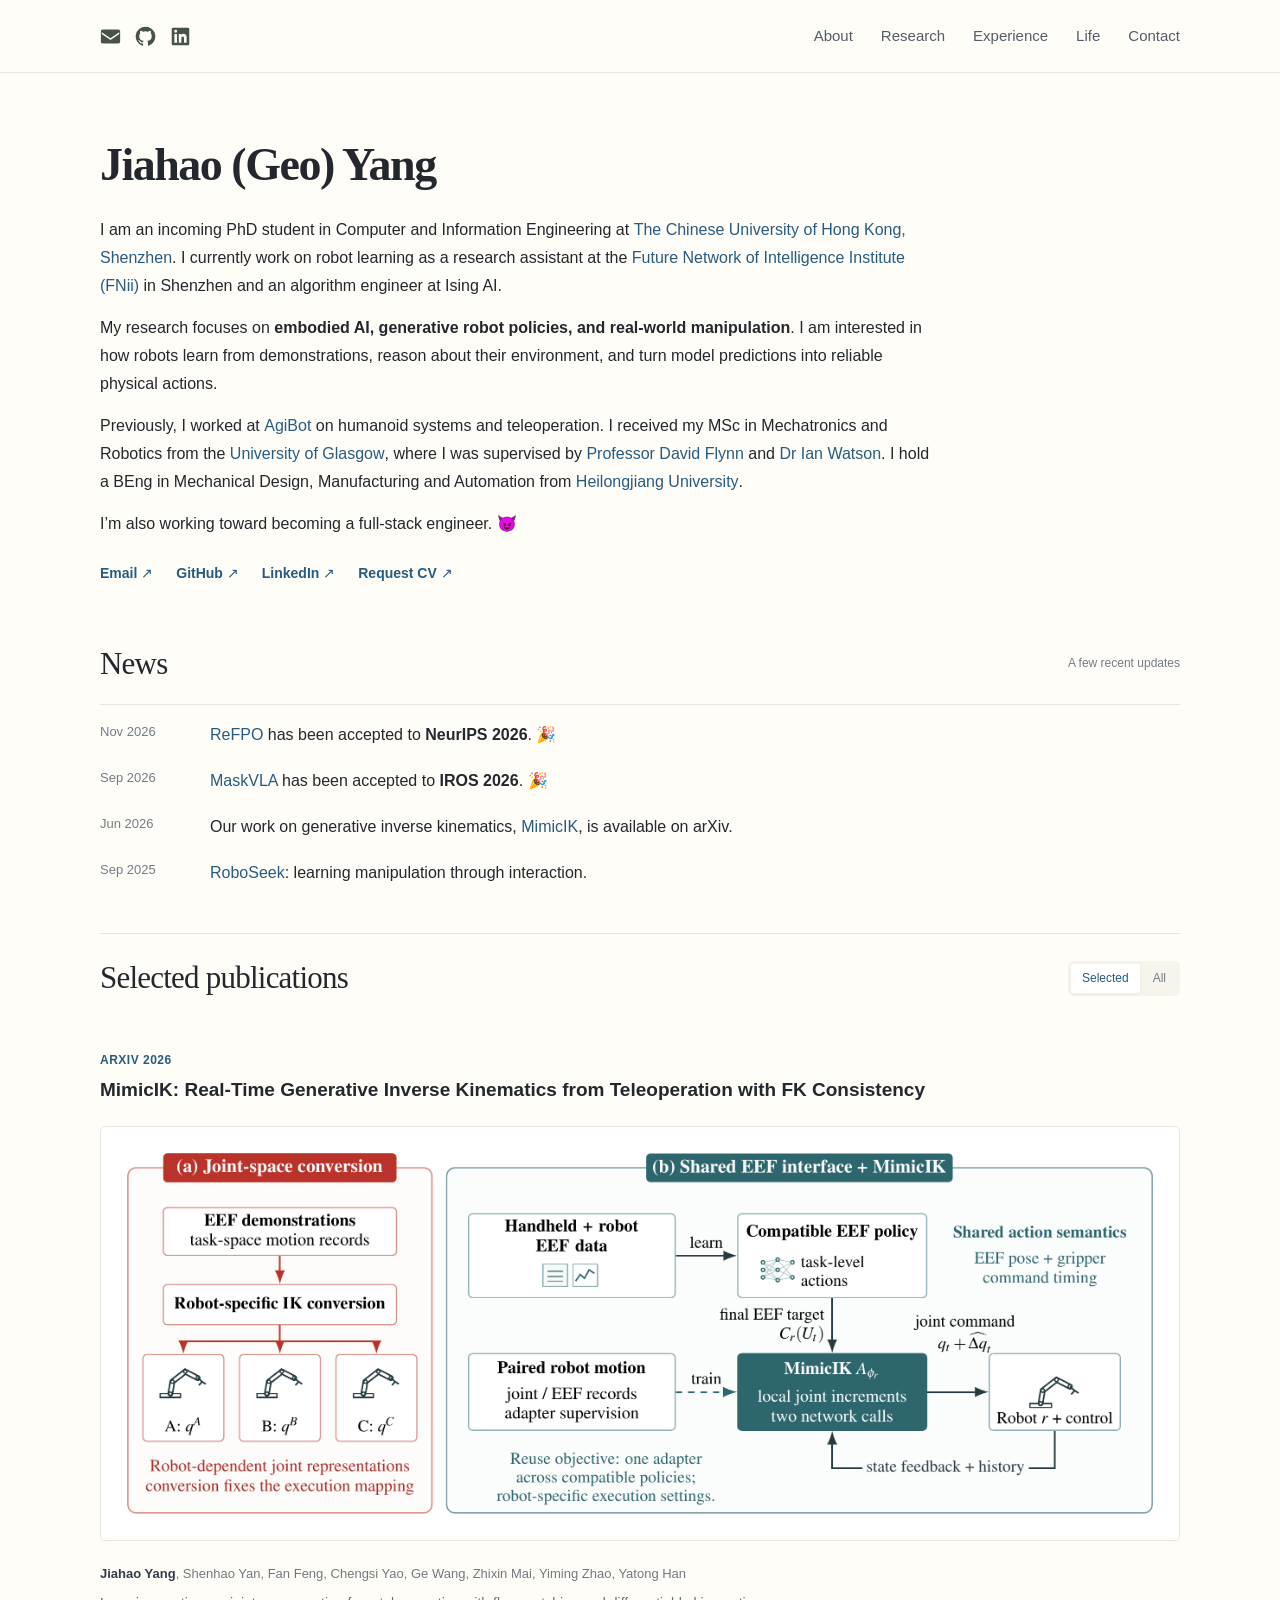
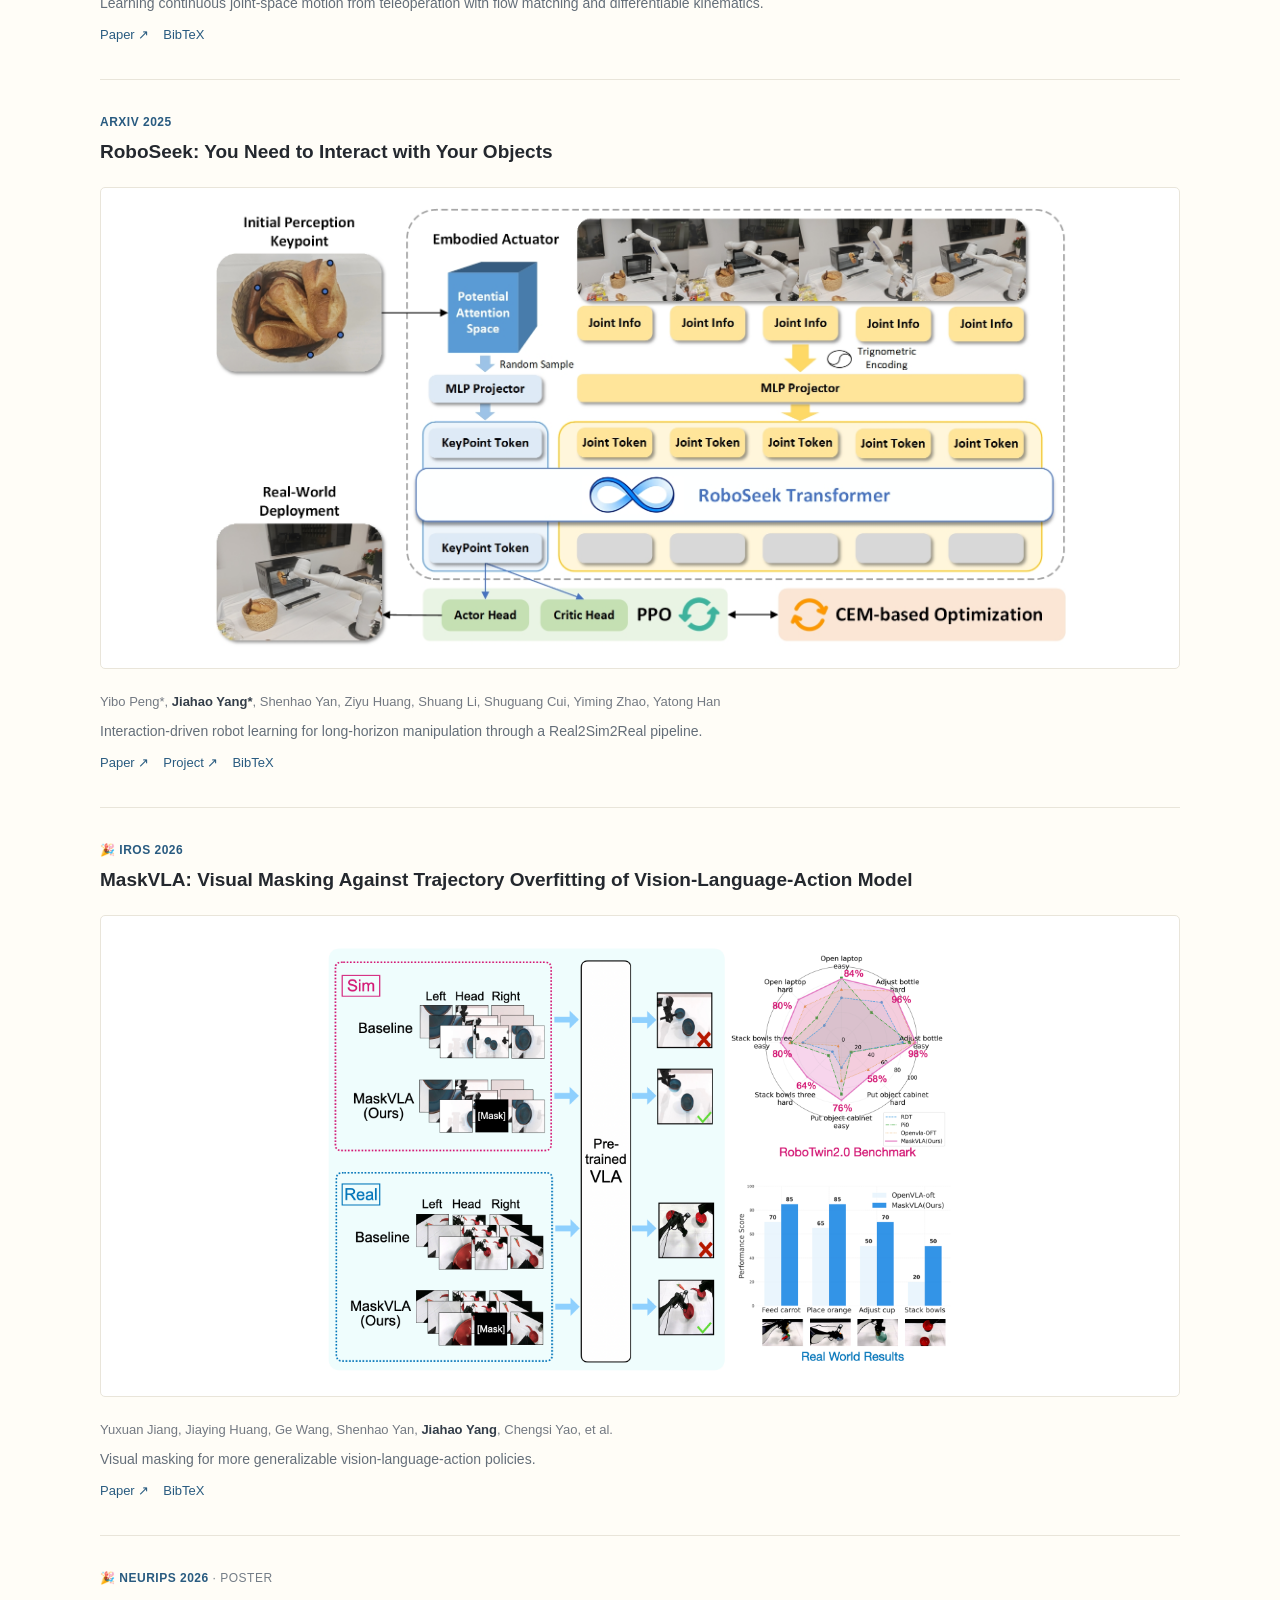
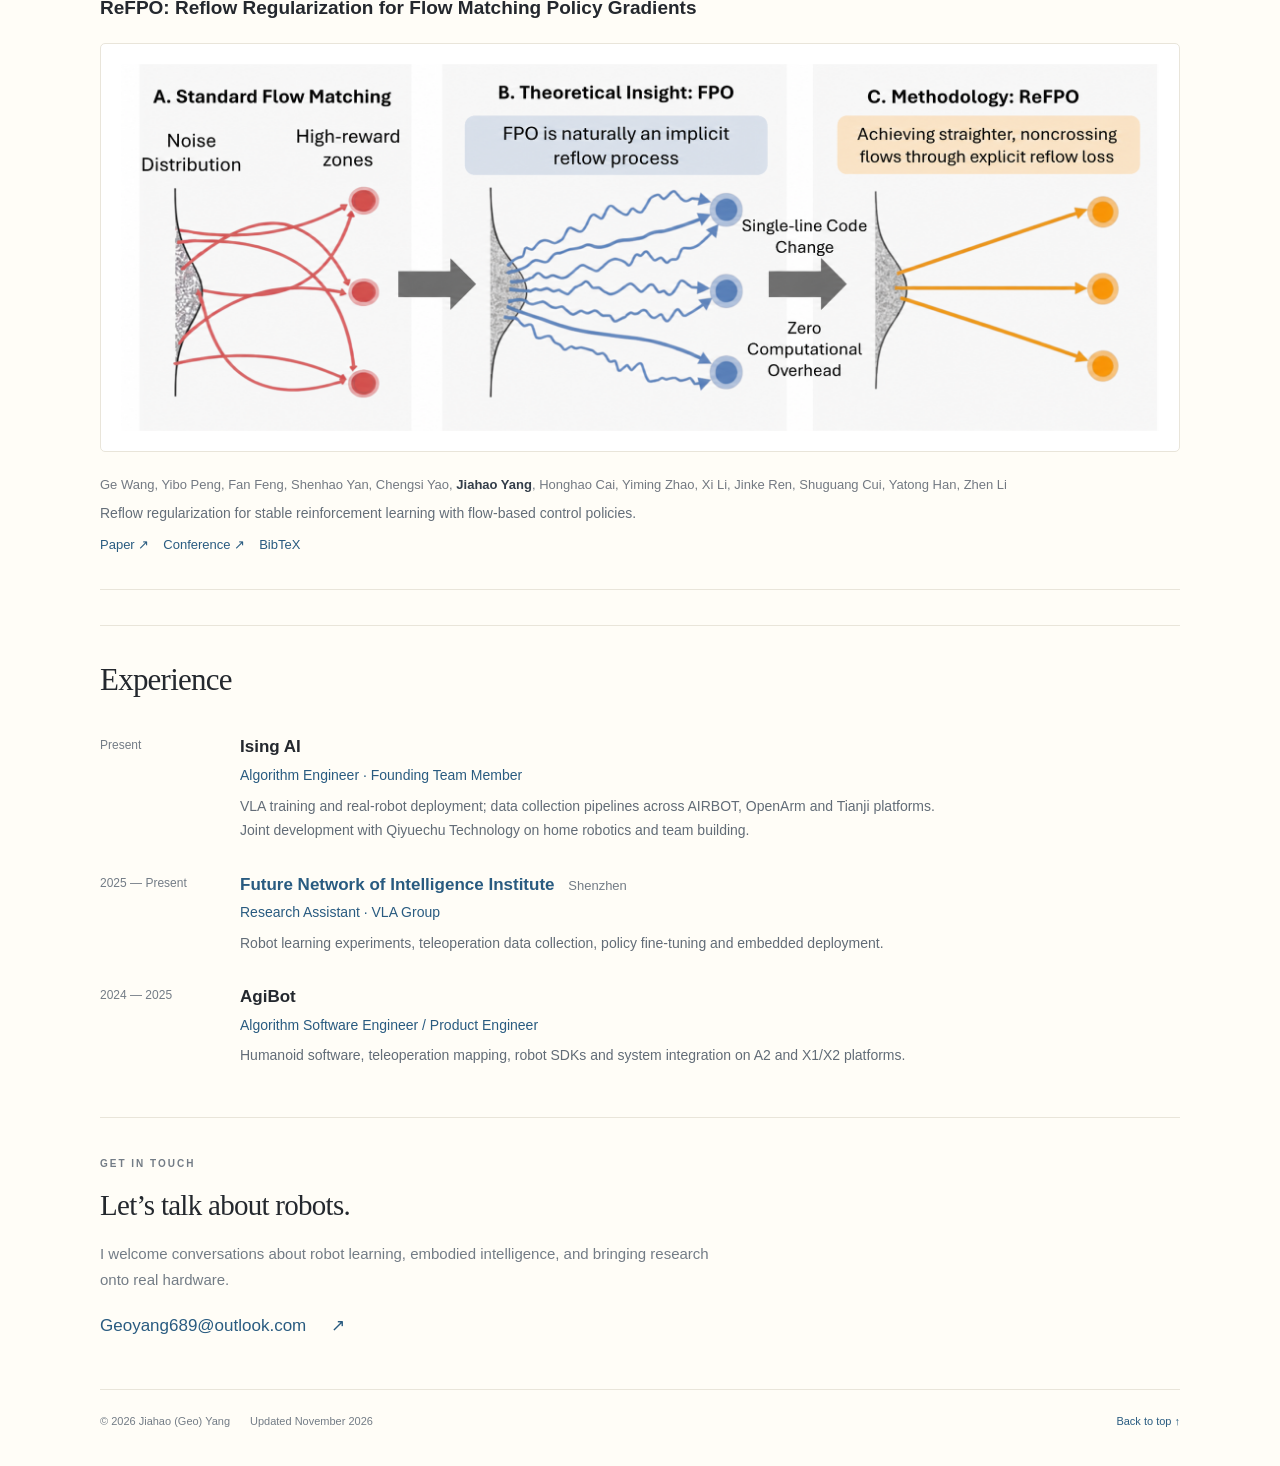
<file: index.html>
<!doctype html>
<html lang="en"><head><meta charset="utf-8"><meta name="viewport" content="width=device-width, initial-scale=1"><meta name="description" content="Jiahao (Geo) Yang — robot learning, embodied AI, and real-world manipulation. Research, publications and engineering experience."><meta name="theme-color" content="#ffffff"><meta property="og:title" content="Jiahao (Geo) Yang | Robot Learning & Embodied AI"><meta property="og:description" content="Research and engineering at the intersection of robot learning, embodied AI and real-world manipulation."><meta property="og:type" content="website"><meta property="og:url" content="https://redamancy918.github.io/"><title>Jiahao (Geo) Yang | Robot Learning & Embodied AI</title><link rel="icon" href="assets/favicon.svg?v=riverbank" type="image/svg+xml"><link rel="stylesheet" href="style.css"><script src="site.js" defer></script></head>
<body data-style="classic"><a class="skip-link" href="#about">Skip to content</a>
<header class="topbar"><div class="topbar-inner"><div class="social-icons" aria-label="Social links"><a href="mailto:Geoyang689@outlook.com" aria-label="Email" title="Email"><svg viewBox="0 0 24 24" aria-hidden="true"><path d="M3 4h18a2 2 0 0 1 2 2v12a2 2 0 0 1-2 2H3a2 2 0 0 1-2-2V6a2 2 0 0 1 2-2zm9 10L2 7v2l10 7 10-7V7z"/></svg></a><a href="https://github.com/RedAmancy918" target="_blank" rel="noopener noreferrer" aria-label="GitHub" title="GitHub"><svg viewBox="0 0 24 24" aria-hidden="true"><path d="M12 .8a11.2 11.2 0 0 0-3.54 21.83c.56.1.77-.24.77-.54v-2.09c-3.13.68-3.79-1.33-3.79-1.33-.51-1.3-1.25-1.65-1.25-1.65-1.02-.7.08-.69.08-.69 1.13.08 1.73 1.16 1.73 1.16 1 1.72 2.63 1.22 3.27.93.1-.73.4-1.22.71-1.5-2.5-.28-5.12-1.25-5.12-5.57 0-1.23.44-2.24 1.16-3.03-.12-.28-.5-1.43.11-2.99 0 0 .95-.3 3.08 1.16a10.7 10.7 0 0 1 5.6 0c2.14-1.45 3.08-1.16 3.08-1.16.61 1.56.23 2.71.11 2.99.73.79 1.16 1.8 1.16 3.03 0 4.33-2.62 5.28-5.13 5.56.4.35.76 1.03.76 2.08v3.1c0 .3.2.65.77.54A11.2 11.2 0 0 0 12 .8z"/></svg></a><a href="https://www.linkedin.com/in/jiahao-yang-7270361b2/" target="_blank" rel="noopener noreferrer" aria-label="LinkedIn" title="LinkedIn"><svg viewBox="0 0 24 24" aria-hidden="true"><path d="M20.45 2H3.55A1.55 1.55 0 0 0 2 3.55v16.9A1.55 1.55 0 0 0 3.55 22h16.9A1.55 1.55 0 0 0 22 20.45V3.55A1.55 1.55 0 0 0 20.45 2zM8 19H5V9h3zM6.5 7.7A1.7 1.7 0 1 1 6.5 4.3a1.7 1.7 0 0 1 0 3.4zM19 19h-3v-5.1c0-1.5-.6-2-1.4-2-1.1 0-1.6.8-1.6 2V19h-3V9h2.9v1.4c.5-.9 1.4-1.6 2.8-1.6 2.2 0 3.3 1.4 3.3 4.1z"/></svg></a></div><nav aria-label="Main navigation"><a href="#about" data-i18n="about">About</a><a href="#publications" data-i18n="research">Research</a><a href="#experience" data-i18n="experience">Experience</a><a href="life.html" data-i18n="life">Life</a><a href="#contact" data-i18n="contact">Contact</a></nav></div></header>
<div class="site-layout"><aside class="identity"><img class="portrait" src="assets/portrait.svg" data-portrait alt=""><h2>Jiahao (Geo) Yang</h2><p class="identity-role" data-i18n="role">Robot learning & embodied AI</p><div class="identity-links"><a href="mailto:Geoyang689@outlook.com">Email ↗</a><a href="https://github.com/RedAmancy918" target="_blank" rel="noopener noreferrer">GitHub ↗</a></div><p class="identity-location">Shenzhen, China</p></aside>
<main id="content">
<section id="about" class="hero"><div class="hero-copy"><p class="eyebrow" data-i18n="eyebrow">ROBOT LEARNING · EMBODIED AI</p><h1>Jiahao (Geo) Yang</h1><h2 class="studio-title" data-i18n="studioTitle">Robot learning,<br>from data to deployment.</h2><div class="bio"><p data-i18n="bio1">I am an incoming PhD student in Computer and Information Engineering at <a href="https://www.cuhk.edu.cn/en" target="_blank" rel="noopener noreferrer">The Chinese University of Hong Kong, Shenzhen</a>. I currently work on robot learning as a research assistant at the <a href="https://fnii.cuhk.edu.cn/" target="_blank" rel="noopener noreferrer">Future Network of Intelligence Institute (FNii)</a> in Shenzhen and an algorithm engineer at Ising AI.</p><p data-i18n="bio2">My research focuses on <strong>embodied AI, generative robot policies, and real-world manipulation</strong>. I am interested in how robots learn from demonstrations, reason about their environment, and turn model predictions into reliable physical actions.</p><p data-i18n="bio3">Previously, I worked at <a href="https://agibot.com/" target="_blank" rel="noopener noreferrer">AgiBot</a> on humanoid systems and teleoperation. I received my MSc in Mechatronics and Robotics from the <a href="https://www.gla.ac.uk/" target="_blank" rel="noopener noreferrer">University of Glasgow</a>, where I was supervised by <a href="https://www.gla.ac.uk/schools/engineering/staff/davidflynn/" target="_blank" rel="noopener noreferrer">Professor David Flynn</a> and <a href="https://www.gla.ac.uk/schools/engineering/staff/ianwatson/" target="_blank" rel="noopener noreferrer">Dr Ian Watson</a>. I hold a BEng in Mechanical Design, Manufacturing and Automation from <a href="https://www.hlju.edu.cn/en/" target="_blank" rel="noopener noreferrer">Heilongjiang University</a>.</p><p data-i18n="bio4">I’m also working toward becoming a full-stack engineer. 😈</p></div><div class="socials"><a href="mailto:Geoyang689@outlook.com">Email ↗</a><a href="https://github.com/RedAmancy918" target="_blank" rel="noopener noreferrer">GitHub ↗</a><a href="https://www.linkedin.com/in/jiahao-yang-7270361b2/" target="_blank" rel="noopener noreferrer">LinkedIn ↗</a><a href="mailto:Geoyang689@outlook.com?subject=CV%20request" data-i18n="cv">Request CV ↗</a></div></div><div class="hero-visual"><img class="portrait" src="assets/portrait.svg" data-portrait alt=""><div class="robot-visual"><img src="assets/robot-platform.png" alt="Robot arm used in MimicIK research"><p>MimicIK <span>Real-world robot learning</span></p></div></div></section>
<section class="news-section" aria-labelledby="news-title"><div class="section-heading"><h2 id="news-title" data-i18n="news">News</h2><span class="section-note" data-i18n="latest">A few recent updates</span></div><ol class="news-list"><li><time datetime="2026-11-06">Nov 2026</time><span><a href="https://neurips.cc/virtual/2026/poster/152804" target="_blank" rel="noopener noreferrer">ReFPO</a> has been accepted to <strong>NeurIPS 2026</strong>. 🎉</span></li><li><time datetime="2026-09">Sep 2026</time><span data-i18n="news1"><a href="https://arxiv.org/abs/2609.23565" target="_blank" rel="noopener noreferrer">MaskVLA</a> has been accepted to <strong>IROS 2026</strong>. 🎉</span></li><li><time datetime="2026-06">Jun 2026</time><span data-i18n="news2">Our work on generative inverse kinematics, <a href="https://arxiv.org/abs/2606.15148" target="_blank" rel="noopener noreferrer">MimicIK</a>, is available on arXiv.</span></li><li><time datetime="2025-09">Sep 2025</time><span data-i18n="news3"><a href="https://russderrick.github.io/Roboseek/" target="_blank" rel="noopener noreferrer">RoboSeek</a>: learning manipulation through interaction.</span></li></ol></section>
<section id="publications"><div class="section-heading"><div><p class="eyebrow" data-i18n="researchLabel">RESEARCH</p><h2 data-i18n="publications">Selected publications</h2></div><div class="publication-filter" role="group" aria-label="Publication filter"><button type="button" data-filter="selected" aria-pressed="true" data-i18n="selected">Selected</button><button type="button" data-filter="all" aria-pressed="false" data-i18n="all">All</button></div></div><div class="papers"><article class="paper" data-selected="true" >
 <header class="paper-heading"><p class="venue">arXiv 2026</p><h3><a href="https://arxiv.org/abs/2606.15148" target="_blank" rel="noopener noreferrer">MimicIK: Real-Time Generative Inverse Kinematics from Teleoperation with FK Consistency</a></h3></header><div class="paper-media"><img src="assets/mimicik.png" alt="mimicik research overview" loading="lazy"></div><div class="paper-body"><p class="authors"><strong>Jiahao Yang</strong>, Shenhao Yan, Fan Feng, Chengsi Yao, Ge Wang, Zhixin Mai, Yiming Zhao, Yatong Han</p><p class="paper-summary">Learning continuous joint-space motion from teleoperation with flow matching and differentiable kinematics.</p><div class="paper-links"><a href="https://arxiv.org/abs/2606.15148" target="_blank" rel="noopener noreferrer" data-i18n="paper">Paper ↗</a><button type="button" data-bib="mimicik">BibTeX</button></div></div></article><article class="paper" data-selected="true" >
 <header class="paper-heading"><p class="venue">arXiv 2025</p><h3><a href="https://arxiv.org/abs/2509.17783" target="_blank" rel="noopener noreferrer">RoboSeek: You Need to Interact with Your Objects</a></h3></header><div class="paper-media"><img src="assets/roboseek.jpg" alt="roboseek research overview" loading="lazy"></div><div class="paper-body"><p class="authors">Yibo Peng*, <strong>Jiahao Yang*</strong>, Shenhao Yan, Ziyu Huang, Shuang Li, Shuguang Cui, Yiming Zhao, Yatong Han</p><p class="paper-summary">Interaction-driven robot learning for long-horizon manipulation through a Real2Sim2Real pipeline.</p><div class="paper-links"><a href="https://arxiv.org/abs/2509.17783" target="_blank" rel="noopener noreferrer" data-i18n="paper">Paper ↗</a><a href="https://russderrick.github.io/Roboseek/" target="_blank" rel="noopener noreferrer" data-i18n="project">Project ↗</a><button type="button" data-bib="roboseek">BibTeX</button></div></div></article><article class="paper" data-selected="true" >
 <header class="paper-heading"><p class="venue">🎉 IROS 2026</p><h3><a href="https://arxiv.org/abs/2609.23565" target="_blank" rel="noopener noreferrer">MaskVLA: Visual Masking Against Trajectory Overfitting of Vision-Language-Action Model</a></h3></header><div class="paper-media"><img src="assets/maskvla.png" alt="maskvla research overview" loading="lazy"></div><div class="paper-body"><p class="authors">Yuxuan Jiang, Jiaying Huang, Ge Wang, Shenhao Yan, <strong>Jiahao Yang</strong>, Chengsi Yao, et al.</p><p class="paper-summary">Visual masking for more generalizable vision-language-action policies.</p><div class="paper-links"><a href="https://arxiv.org/abs/2609.23565" target="_blank" rel="noopener noreferrer" data-i18n="paper">Paper ↗</a><button type="button" data-bib="maskvla">BibTeX</button></div></div></article><article class="paper" data-selected="true" >
 <header class="paper-heading"><p class="venue">🎉 NeurIPS 2026<span> · Poster</span></p><h3><a href="https://arxiv.org/abs/2606.21086" target="_blank" rel="noopener noreferrer">ReFPO: Reflow Regularization for Flow Matching Policy Gradients</a></h3></header><div class="paper-media"><img src="assets/refpo.png" alt="refpo research overview" loading="lazy"></div><div class="paper-body"><p class="authors">Ge Wang, Yibo Peng, Fan Feng, Shenhao Yan, Chengsi Yao, <strong>Jiahao Yang</strong>, Honghao Cai, Yiming Zhao, Xi Li, Jinke Ren, Shuguang Cui, Yatong Han, Zhen Li</p><p class="paper-summary">Reflow regularization for stable reinforcement learning with flow-based control policies.</p><div class="paper-links"><a href="https://arxiv.org/abs/2606.21086" target="_blank" rel="noopener noreferrer" data-i18n="paper">Paper ↗</a><a href="https://neurips.cc/virtual/2026/poster/152804" target="_blank" rel="noopener noreferrer" data-i18n="conference">Conference ↗</a><button type="button" data-bib="refpo">BibTeX</button></div></div></article><article class="paper" data-selected="false" hidden>
 <header class="paper-heading"><p class="venue">arXiv 2026</p><h3><a href="https://arxiv.org/abs/2606.15285" target="_blank" rel="noopener noreferrer">Acting While Understanding: Asynchronous Semantic-Action Decoupling for Real-Time Vision-Language-Action Models</a></h3></header><div class="paper-media"><img src="assets/async-overview.png" width="1990" height="1263" alt="Asynchronous semantic-action decoupling framework for real-time VLA control" loading="lazy"></div><div class="paper-body"><p class="authors">Shenhao Yan, Ge Wang, Qi Liu, Weilin Meng, <strong>Jiahao Yang</strong>, et al.</p><div class="paper-links"><a href="https://arxiv.org/abs/2606.15285" target="_blank" rel="noopener noreferrer" data-i18n="paper">Paper ↗</a><button type="button" data-bib="async">BibTeX</button></div></div></article><article class="paper" data-selected="false" hidden>
 <header class="paper-heading"><p class="venue">arXiv 2026</p><h3><a href="https://arxiv.org/abs/2606.14375" target="_blank" rel="noopener noreferrer">Elastic Queries Reinforcement Learning: Self-Aware Policy Execution for VLA Models</a></h3></header><div class="paper-media"><img src="assets/elastic-overview.png" width="3200" height="1077" alt="Elastic Queries reinforcement learning framework for self-aware VLA policy execution" loading="lazy"></div><div class="paper-body"><p class="authors">Ge Wang, Xinyu Tan, Xiang Li, Man Luo, Chengsi Yao, Shenhao Yan, <strong>Jiahao Yang</strong>, et al.</p><div class="paper-links"><a href="https://arxiv.org/abs/2606.14375" target="_blank" rel="noopener noreferrer" data-i18n="paper">Paper ↗</a><button type="button" data-bib="elastic">BibTeX</button></div></div></article><article class="paper" data-selected="false" hidden>
 <header class="paper-heading"><p class="venue">arXiv 2026</p><h3><a href="https://arxiv.org/abs/2603.13781" target="_blank" rel="noopener noreferrer">KoopmanFlow: Spectrally Decoupled Generative Control Policy via Koopman Structural Bias</a></h3></header><div class="paper-media"><img src="assets/koopmanflow-overview.png" width="2200" height="1293" alt="KoopmanFlow framework for spectrally decoupled generative robot control" loading="lazy"></div><div class="paper-body"><p class="authors">Chengsi Yao, Ge Wang, Kai Kang, Shenhao Yan, <strong>Jiahao Yang</strong>, et al.</p><div class="paper-links"><a href="https://arxiv.org/abs/2603.13781" target="_blank" rel="noopener noreferrer" data-i18n="paper">Paper ↗</a><button type="button" data-bib="koopman">BibTeX</button></div></div></article><article class="paper" data-selected="false" hidden>
 <header class="paper-heading"><p class="venue">arXiv 2026</p><h3><a href="https://arxiv.org/abs/2603.11563" target="_blank" rel="noopener noreferrer">SVLL: Staged Vision-Language Learning for Physically Grounded Embodied Task Planning</a></h3></header><div class="paper-media"><img src="assets/svll-overview.png" width="1079" height="643" alt="SVLL staged vision-language learning framework for embodied task planning" loading="lazy"></div><div class="paper-body"><p class="authors">Yuyuan Yang, Junkun Hong, Hongrong Wang, Honghao Cai, Xunpeng Ren, Ge Wang, Mingcong Lei, Shenhao Yan, <strong>Jiahao Yang</strong>, et al.</p><div class="paper-links"><a href="https://arxiv.org/abs/2603.11563" target="_blank" rel="noopener noreferrer" data-i18n="paper">Paper ↗</a><button type="button" data-bib="svll">BibTeX</button></div></div></article></div></section>
<section id="experience"><div class="section-heading"><div><p class="eyebrow" data-i18n="experienceLabel">RESEARCH & ENGINEERING</p><h2 data-i18n="experience">Experience</h2></div></div><div class="experience-list"><article><div class="job-time" data-i18n="current">Present</div><div><h3>Ising AI</h3><p class="job-role" data-i18n="isingRole">Algorithm Engineer · Founding Team Member</p><p data-i18n="isingDesc">VLA training and real-robot deployment; data collection pipelines across AIRBOT, OpenArm and Tianji platforms. Joint development with Qiyuechu Technology on home robotics and team building.</p></div></article><article><div class="job-time">2025 — <span data-i18n="present">Present</span></div><div><h3><a href="https://fnii.cuhk.edu.cn/" target="_blank" rel="noopener noreferrer">Future Network of Intelligence Institute</a> <span>Shenzhen</span></h3><p class="job-role" data-i18n="fniiRole">Research Assistant · VLA Group</p><p data-i18n="fniiDesc">Robot learning experiments, teleoperation data collection, policy fine-tuning and embedded deployment.</p></div></article><article><div class="job-time">2024 — 2025</div><div><h3>AgiBot</h3><p class="job-role" data-i18n="agibotRole">Algorithm Software Engineer / Product Engineer</p><p data-i18n="agibotDesc">Humanoid software, teleoperation mapping, robot SDKs and system integration on A2 and X1/X2 platforms.</p></div></article></div></section>
<!-- Education temporarily hidden; remove this comment wrapper to restore.
<section id="education"><div class="section-heading"><h2 data-i18n="education">Education</h2></div><div class="education-list"><div><span class="edu-date" data-i18n="incoming">Incoming · Spring intake</span><h3 data-i18n="cuhk">The Chinese University of Hong Kong, Shenzhen</h3><p data-i18n="phd">PhD in Computer and Information Engineering</p></div><div><span class="edu-date">2022 — 2024</span><h3 data-i18n="glasgow">University of Glasgow</h3><p data-i18n="msc">MSc in Mechatronics and Robotics</p></div><div><span class="edu-date">2016 — 2020</span><h3 data-i18n="hlju">Heilongjiang University</h3><p data-i18n="beng">BEng in Mechanical Design, Manufacturing and Automation</p></div></div></section>
-->
<section id="contact" class="contact-section"><p class="eyebrow" data-i18n="getInTouch">GET IN TOUCH</p><h2 data-i18n="contactTitle">Let’s talk about robots.</h2><p data-i18n="contactText">I welcome conversations about robot learning, embodied intelligence, and bringing research onto real hardware.</p><a class="email-link" href="mailto:Geoyang689@outlook.com">Geoyang689@outlook.com <span aria-hidden="true">↗</span></a></section>
<footer><span>© 2026 Jiahao (Geo) Yang</span><span data-i18n="updated">Updated November 2026</span><a href="#about" data-i18n="backTop">Back to top ↑</a></footer></main></div>
<dialog id="bib-dialog" aria-labelledby="bib-title"><div class="dialog-head"><h2 id="bib-title">BibTeX</h2><button type="button" id="close-bib" aria-label="Close citation">×</button></div><pre id="bib-content" tabindex="0"></pre><div class="dialog-footer"><span id="copy-status" aria-live="polite"></span><button type="button" id="copy-bib" data-i18n="copy">Copy citation</button></div></dialog>
</body></html>
</file>
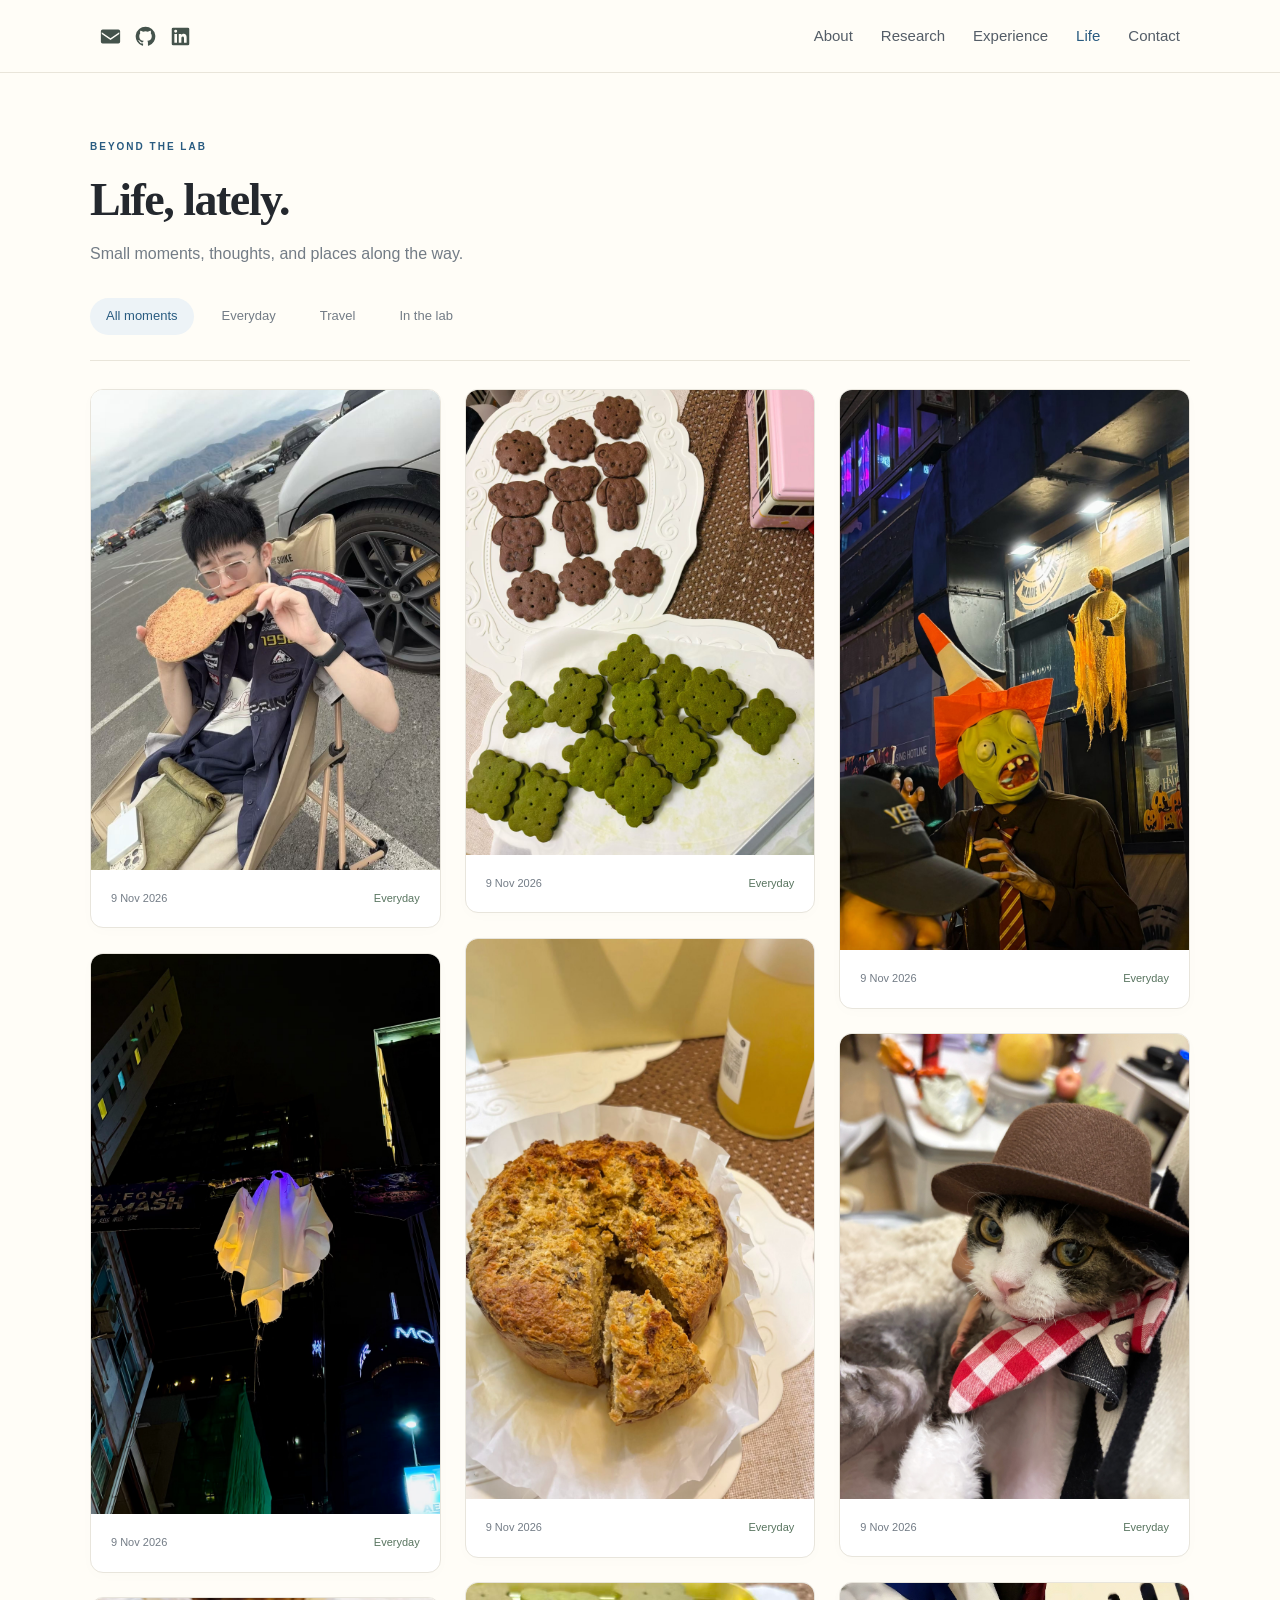
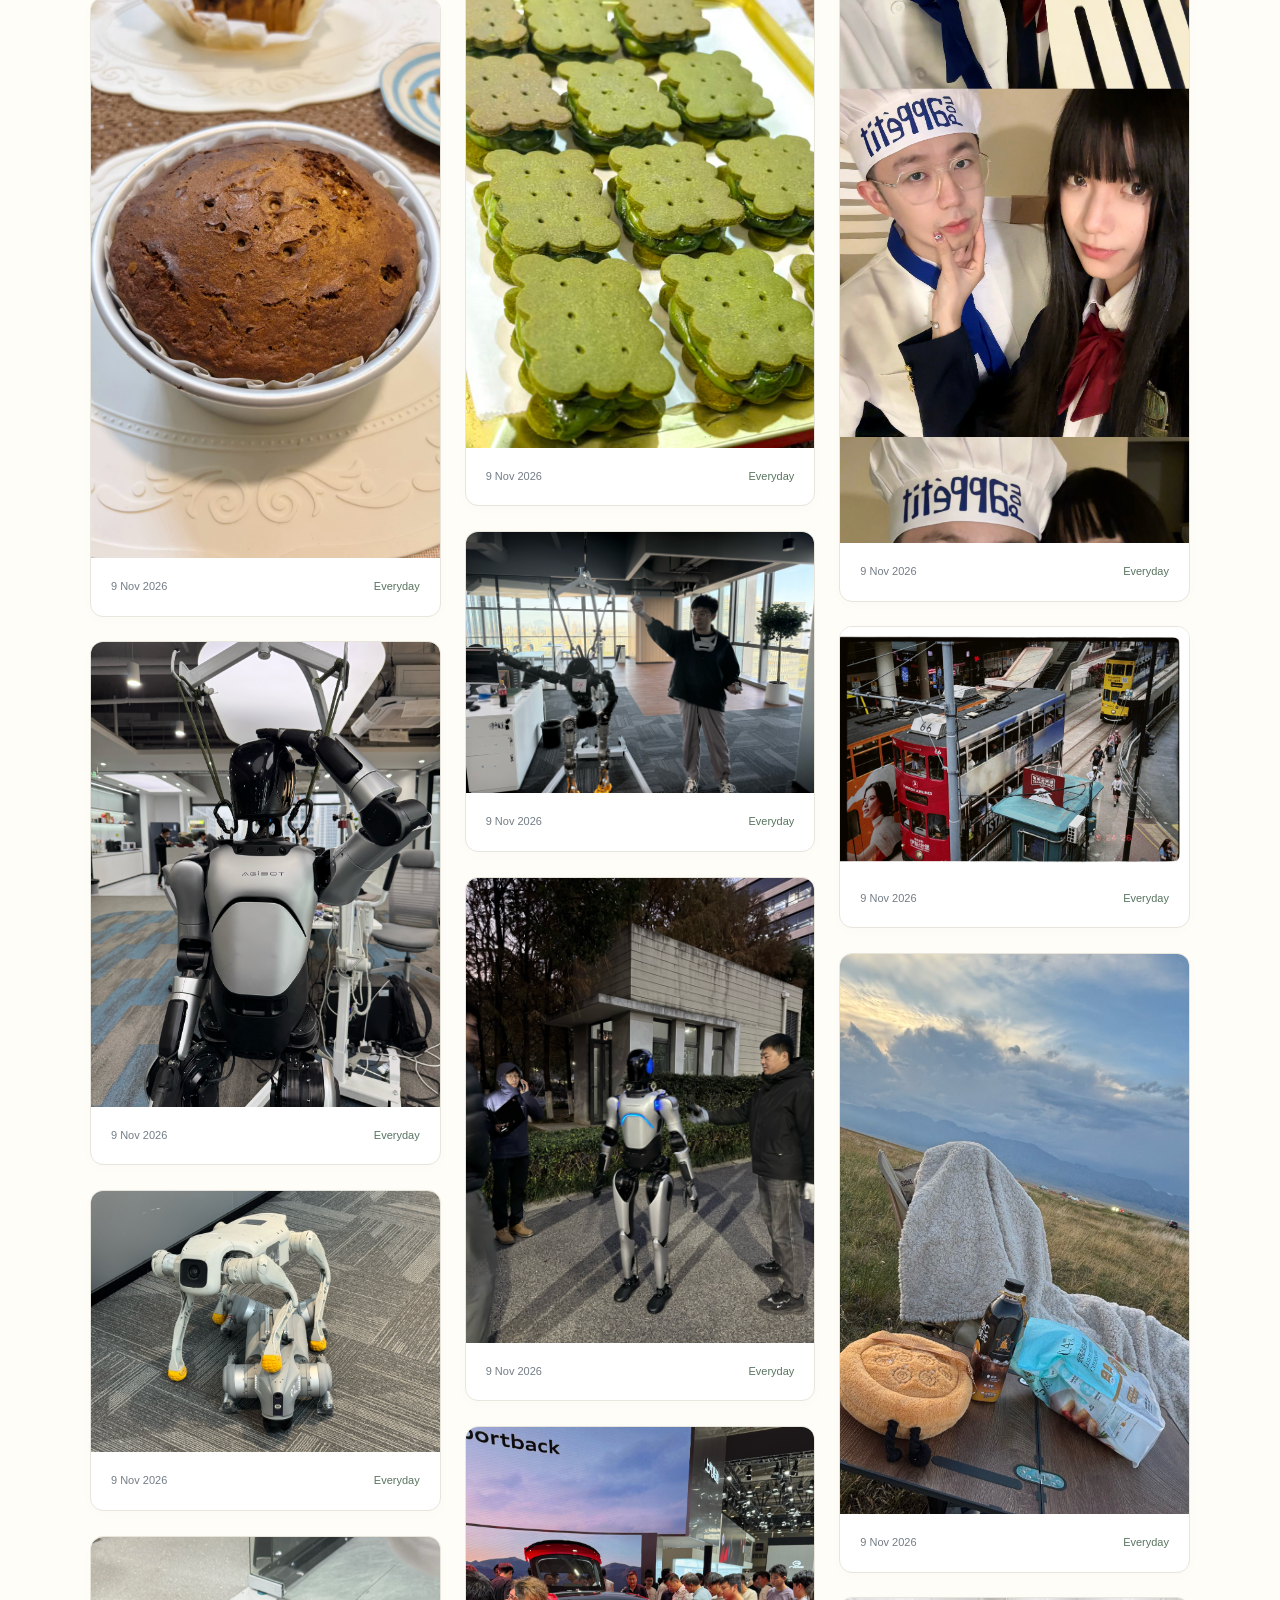
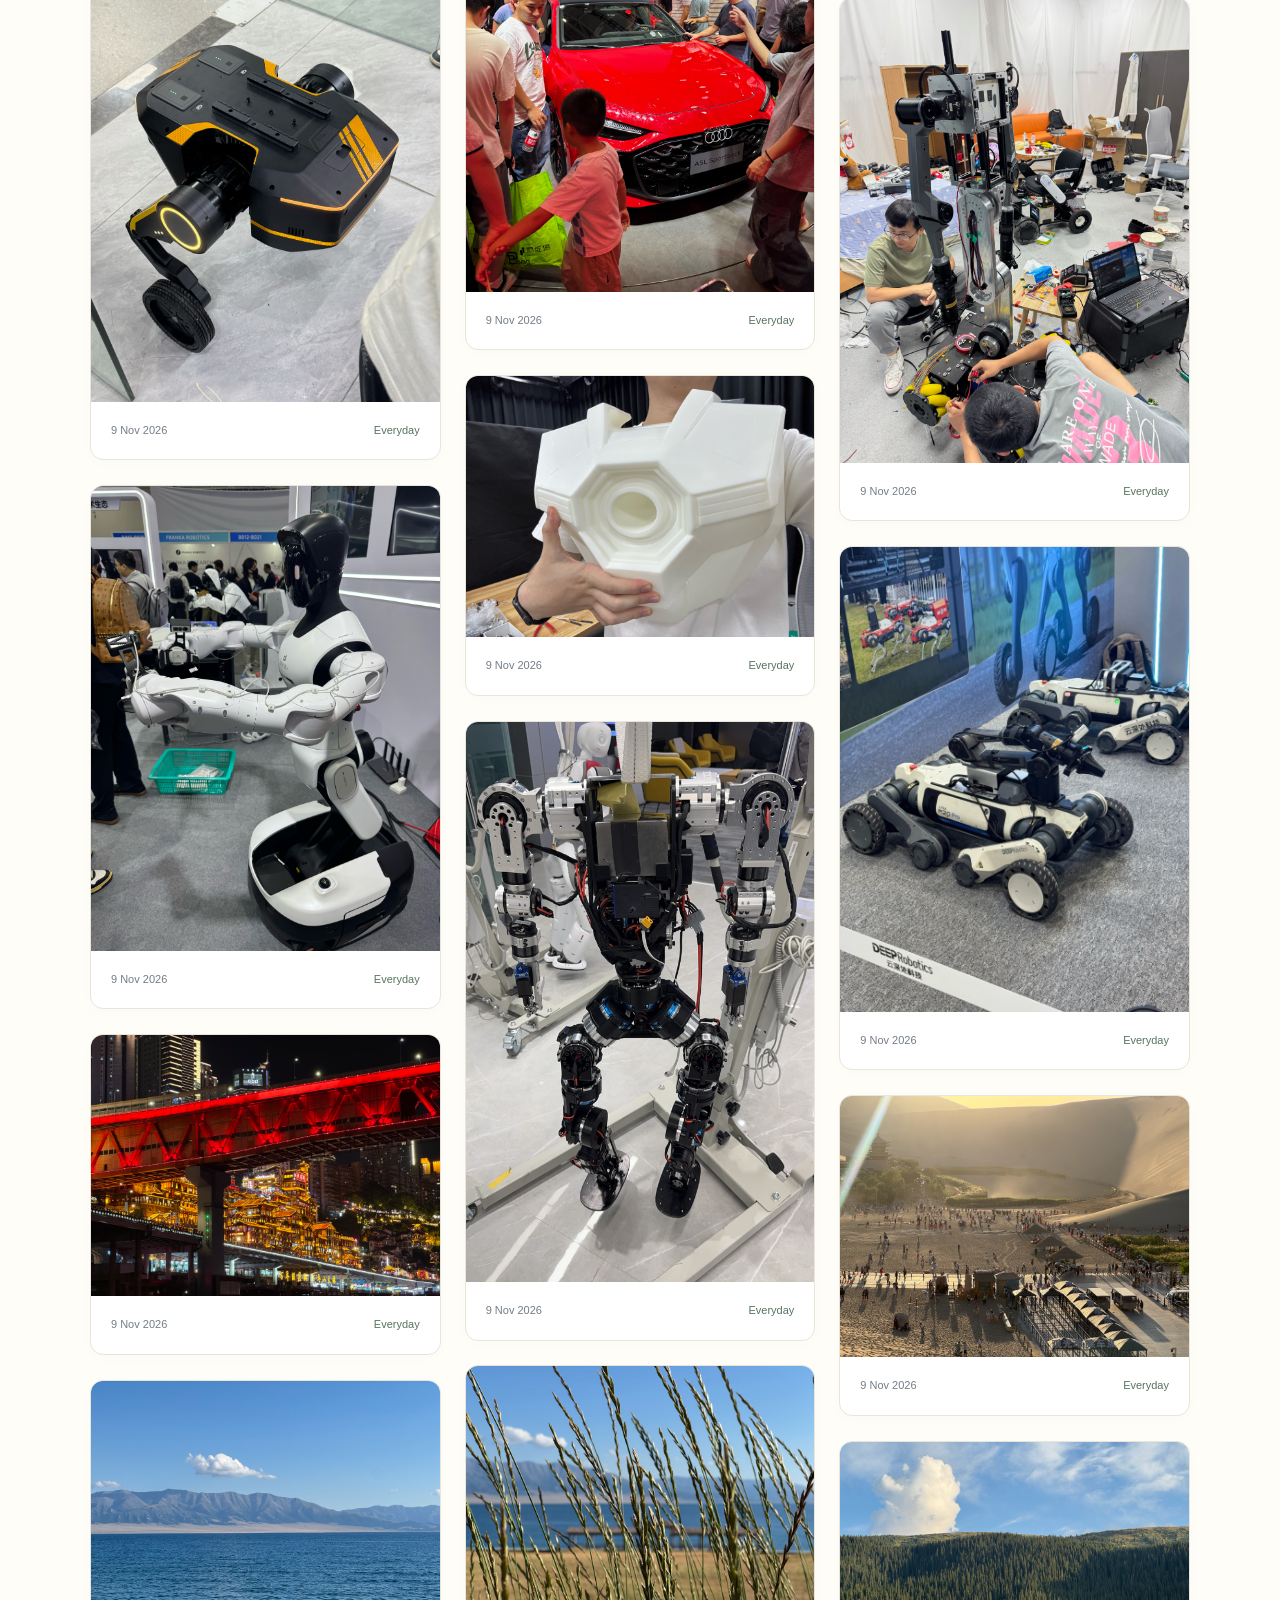
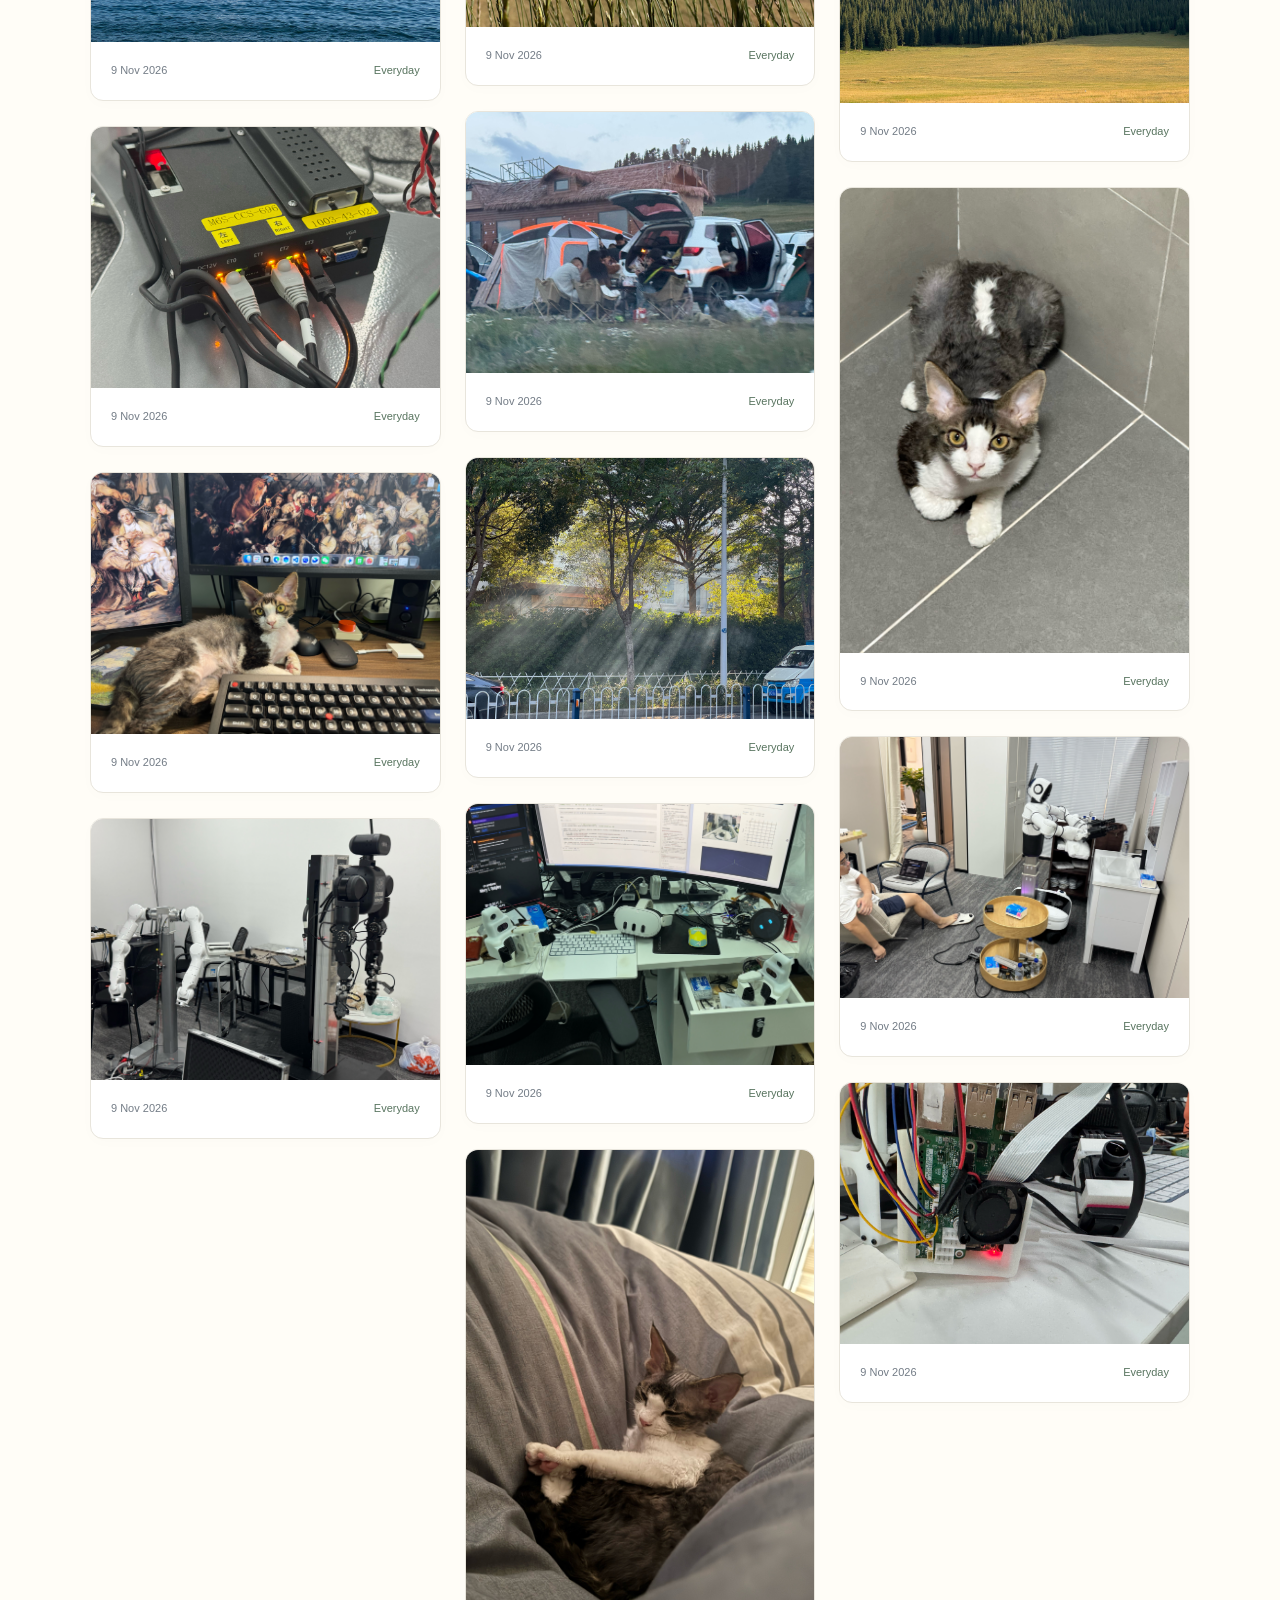
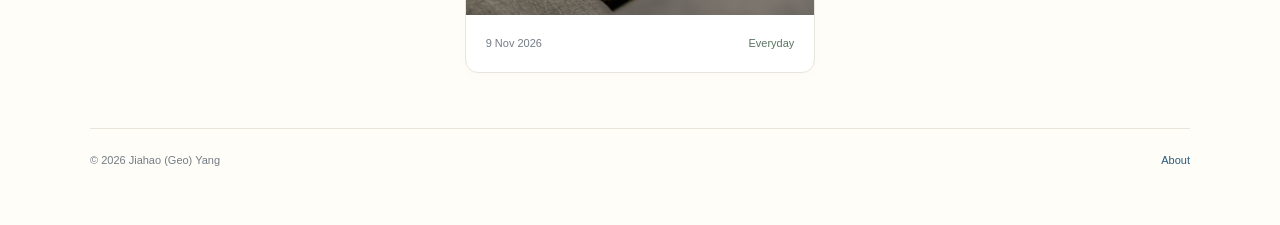
<file: life.html>
<!doctype html>
<html lang="en">
<head>
  <meta charset="utf-8"><meta name="viewport" content="width=device-width,initial-scale=1">
  <title>Life | Jiahao (Geo) Yang</title><meta name="description" content="Small moments, photos and life updates from Jiahao (Geo) Yang.">
  <link rel="icon" href="assets/favicon.svg?v=riverbank"><link rel="stylesheet" href="style.css"><link rel="stylesheet" href="life.css">
  <script src="site.js" defer></script><script src="life.js" defer></script>
</head>
<body data-style="classic" class="life-page">
  <a class="skip-link" href="#life">Skip to content</a>
  <header class="topbar"><div class="topbar-inner"><div class="social-icons" aria-label="Social links"><a href="mailto:Geoyang689@outlook.com" aria-label="Email" title="Email"><svg viewBox="0 0 24 24" aria-hidden="true"><path d="M3 4h18a2 2 0 0 1 2 2v12a2 2 0 0 1-2 2H3a2 2 0 0 1-2-2V6a2 2 0 0 1 2-2zm9 10L2 7v2l10 7 10-7V7z"/></svg></a><a href="https://github.com/RedAmancy918" target="_blank" rel="noopener noreferrer" aria-label="GitHub" title="GitHub"><svg viewBox="0 0 24 24" aria-hidden="true"><path d="M12 .8a11.2 11.2 0 0 0-3.54 21.83c.56.1.77-.24.77-.54v-2.09c-3.13.68-3.79-1.33-3.79-1.33-.51-1.3-1.25-1.65-1.25-1.65-1.02-.7.08-.69.08-.69 1.13.08 1.73 1.16 1.73 1.16 1 1.72 2.63 1.22 3.27.93.1-.73.4-1.22.71-1.5-2.5-.28-5.12-1.25-5.12-5.57 0-1.23.44-2.24 1.16-3.03-.12-.28-.5-1.43.11-2.99 0 0 .95-.3 3.08 1.16a10.7 10.7 0 0 1 5.6 0c2.14-1.45 3.08-1.16 3.08-1.16.61 1.56.23 2.71.11 2.99.73.79 1.16 1.8 1.16 3.03 0 4.33-2.62 5.28-5.13 5.56.4.35.76 1.03.76 2.08v3.1c0 .3.2.65.77.54A11.2 11.2 0 0 0 12 .8z"/></svg></a><a href="https://www.linkedin.com/in/jiahao-yang-7270361b2/" target="_blank" rel="noopener noreferrer" aria-label="LinkedIn" title="LinkedIn"><svg viewBox="0 0 24 24" aria-hidden="true"><path d="M20.45 2H3.55A1.55 1.55 0 0 0 2 3.55v16.9A1.55 1.55 0 0 0 3.55 22h16.9A1.55 1.55 0 0 0 22 20.45V3.55A1.55 1.55 0 0 0 20.45 2zM8 19H5V9h3zM6.5 7.7A1.7 1.7 0 1 1 6.5 4.3a1.7 1.7 0 0 1 0 3.4zM19 19h-3v-5.1c0-1.5-.6-2-1.4-2-1.1 0-1.6.8-1.6 2V19h-3V9h2.9v1.4c.5-.9 1.4-1.6 2.8-1.6 2.2 0 3.3 1.4 3.3 4.1z"/></svg></a></div><nav aria-label="Main navigation"><a href="index.html#about" data-i18n="about">About</a><a href="index.html#publications" data-i18n="research">Research</a><a href="index.html#experience" data-i18n="experience">Experience</a><a href="life.html" aria-current="page" data-i18n="life">Life</a><a href="index.html#contact" data-i18n="contact">Contact</a></nav></div></header>
  <main class="life-main" id="life">
    <div class="life-intro"><p class="eyebrow" data-i18n="lifeEyebrow">BEYOND THE LAB</p><h1 data-i18n="lifeTitle">Life, lately.</h1><p data-i18n="lifeIntro">Small moments, thoughts, and places along the way.</p></div>
    <div class="life-filters" role="group" aria-label="Filter life updates"><button data-category="all" aria-pressed="true" data-i18n="allMoments">All moments</button><button data-category="daily" aria-pressed="false" data-i18n="daily">Everyday</button><button data-category="travel" aria-pressed="false" data-i18n="travel">Travel</button><button data-category="lab" aria-pressed="false" data-i18n="lab">In the lab</button></div>
    <div id="moments" aria-live="polite"></div>
    <div id="empty-moments" class="empty-moments" hidden><span class="empty-mark" aria-hidden="true">✳</span><h2 data-i18n="emptyTitle">A little space for everyday life.</h2><p data-i18n="emptyText">New photos, thoughts and updates will find their way here.</p></div>
    <p id="life-error" role="alert" hidden></p>
    <footer><span>© 2026 Jiahao (Geo) Yang</span><a href="index.html" data-i18n="about">About</a></footer>
  </main>
  <dialog id="photo-dialog" class="photo-dialog" aria-label="Photo viewer"><button id="close-photo" aria-label="Close photo">×</button><img id="full-photo" alt=""></dialog>
</body></html>
</file>
<file: style.css>
:root{--ink:#24282e;--muted:#737c86;--accent:#295b80;--line:#e6e9ec;--surface:#f6f8fa;--body:#fff;--max:1000px}*{box-sizing:border-box}html{scroll-behavior:smooth;scroll-padding-top:90px}body{margin:0;color:var(--ink);background:var(--body);font-family:-apple-system,BlinkMacSystemFont,"Segoe UI",Arial,"PingFang SC","Microsoft YaHei",sans-serif;font-size:15px;line-height:1.75}a{color:var(--accent);text-decoration:none}a:hover{text-decoration:underline;text-underline-offset:4px}a:focus-visible,button:focus-visible{outline:3px solid #8badc7;outline-offset:5px}button{font:inherit;cursor:pointer}img{display:block;max-width:100%}strong{font-weight:650}h1,h2,h3,p{margin:0}h1,h2{font-family:Georgia,"Times New Roman","Songti SC",serif;font-weight:500;letter-spacing:-.025em}h3{font-size:17px;line-height:1.45;font-weight:620}section{scroll-margin-top:85px}.skip-link{position:absolute;top:-60px;left:15px;background:#fff;padding:10px;z-index:10}.skip-link:focus{top:10px}.topbar{border-bottom:1px solid var(--line);background:rgba(255,255,255,.97);position:sticky;top:0;z-index:5}.topbar-inner{max-width:var(--max);margin:auto;min-height:72px;display:flex;align-items:center;gap:28px}.wordmark{font-family:Georgia,serif;font-size:24px;color:var(--ink);letter-spacing:-1px}.wordmark span{font-family:inherit;font-size:14px;letter-spacing:0;margin-left:15px;color:var(--muted)}nav{display:flex;gap:28px;margin-left:auto;font-size:14px}nav a{color:#545d67}.language{color:var(--ink);background:none;border:1px solid var(--line);border-radius:5px;padding:4px 9px;font-size:12px;min-width:42px}.site-layout{max-width:var(--max);margin:auto}.identity{display:none}main{min-width:0}.hero{display:grid;grid-template-columns:1fr 190px;gap:60px;align-items:center;padding:64px 0 44px}.hero-copy>.eyebrow{display:none}.eyebrow{font-family:inherit;font-size:10px;font-weight:650;letter-spacing:2px;color:var(--muted);line-height:1.6;margin-bottom:8px}h1{font-size:44px;line-height:1.2;margin-bottom:24px;font-weight:650;letter-spacing:-1.5px}.nickname{font-size:.72em;color:#697482;font-weight:400}.chinese-name{display:block;font-family:inherit;font-size:18px;color:var(--muted);letter-spacing:3px;margin-top:8px;font-weight:400}.bio p{margin-top:14px}.bio p:first-child{margin-top:0}.bio a{font-weight:500}.portrait{width:190px;aspect-ratio:4/5;object-fit:cover;object-position:50% 32%;border-radius:8px;background:var(--surface)}.hero-visual{align-self:start;margin-top:78px}.robot-visual,.studio-title{display:none}.socials{display:flex;gap:23px;margin-top:23px;font-size:13px;font-weight:550;flex-wrap:wrap}.section-heading{display:flex;align-items:center;justify-content:space-between;margin-bottom:20px;gap:16px}.section-heading h2{font-size:29px;line-height:1.3}.section-heading .eyebrow{display:none}.section-note{font-size:12px;color:var(--muted)}.news-section{padding:14px 0 37px}.news-list{padding:0;margin:0;list-style:none;border-top:1px solid var(--line)}.news-list li{display:grid;grid-template-columns:95px 1fr;gap:15px;padding:9px 0}.news-list li:first-child{padding-top:16px}.news-list time{color:var(--muted);font-size:13px;font-variant-numeric:tabular-nums}#publications{padding:24px 0 35px;border-top:1px solid var(--line)}.publication-filter{display:flex;gap:2px;padding:3px;background:var(--surface);border-radius:5px;flex-shrink:0}.publication-filter button{border:0;background:transparent;color:var(--muted);font-size:12px;padding:4px 11px;border-radius:3px}.publication-filter button[aria-pressed=true]{background:white;color:var(--accent);box-shadow:0 1px 4px #0000000d}.contribution-note{color:var(--muted);font-size:12px;margin-top:-8px;margin-bottom:24px}.paper{display:grid;grid-template-columns:185px 1fr;gap:27px;padding:21px 0;border-bottom:1px solid var(--line)}.paper:first-child{padding-top:0}.paper:last-child{border-bottom:0}.paper-media{height:135px;background:var(--surface);border:1px solid #f0f1f3;display:flex;align-items:center;justify-content:center;border-radius:5px;padding:8px;overflow:hidden}.paper-media img{width:100%;height:100%;object-fit:contain}.paper-type{flex-direction:column;font-family:Georgia,serif;color:var(--muted);gap:8px}.paper-type span{font-size:23px}.paper-type small{font:12px inherit}.venue{font-size:11px;font-weight:700;letter-spacing:.5px;text-transform:uppercase;color:var(--accent);margin-bottom:5px}.venue span{font-weight:400;color:var(--muted)}.paper h3 a{color:var(--ink)}.authors{color:#737982;font-size:12px;line-height:1.65;margin-top:7px}.authors strong{color:#333d49}.paper-summary{font-size:13px;line-height:1.6;color:#646e79;margin-top:7px}.paper-links{display:flex;gap:14px;margin-top:10px;font-size:12px;align-items:center}.paper-links button{border:0;background:none;color:var(--accent);padding:0;font-size:12px}.paper-links button:hover{text-decoration:underline}.paper[hidden]{display:none!important}#experience,#education{padding:34px 0;border-top:1px solid var(--line)}.experience-list article{display:grid;grid-template-columns:120px 1fr;gap:20px;padding:15px 0}.job-time,.edu-date{color:var(--muted);font-size:12px}.experience-list h3 span{color:var(--muted);font-weight:400;font-size:13px;margin-left:9px}.job-role{color:var(--accent);font-size:13px;margin:3px 0 6px}.experience-list article div>p:last-child{font-size:13px;color:#626c77;max-width:700px}.education-list{display:grid;gap:20px}.education-list h3{font-size:15px;font-weight:550}.education-list p{color:var(--muted);font-size:13px}.edu-date{float:right;margin-left:20px}.contact-section{padding:38px 0 48px;border-top:1px solid var(--line)}.contact-section h2{font-size:29px;margin-bottom:10px}.contact-section p:not(.eyebrow){color:var(--muted);font-size:14px;max-width:640px}.email-link{display:inline-block;margin-top:18px;font-size:17px}.email-link span{margin-left:20px}footer{padding:22px 0 35px;border-top:1px solid var(--line);font-size:11px;color:var(--muted);display:flex;gap:20px}footer a{margin-left:auto}dialog{border:1px solid var(--line);border-radius:12px;padding:25px;width:min(650px,calc(100vw - 30px));box-shadow:0 24px 80px #0003;color:var(--ink)}dialog::backdrop{background:#18293a77;backdrop-filter:blur(3px)}.dialog-head{display:flex;align-items:center;justify-content:space-between}.dialog-head h2{font-size:24px}.dialog-head button{background:none;border:0;font-size:27px;color:var(--muted)}pre{font:12px/1.7 ui-monospace,SFMono-Regular,Consolas,monospace;white-space:pre-wrap;overflow-wrap:anywhere;background:var(--surface);padding:18px;border-radius:6px;max-height:55vh;overflow:auto}.dialog-footer{display:flex;align-items:center;justify-content:space-between;gap:15px;font-size:12px}.dialog-footer button{background:var(--accent);color:white;border:0;padding:8px 14px;border-radius:5px}
/* B: a project-forward research studio. */
body[data-style=studio]{--accent:#ad4f34;--ink:#292822;--muted:#85827a;--line:#e3e1da;--surface:#f3f2ec;--body:#fcfbf7;--max:1120px}.studio-title{font-family:Georgia,serif}body[data-style=studio] .topbar{background:rgba(252,251,247,.96)}body[data-style=studio] .wordmark{font-family:inherit;font-weight:750;font-size:22px}body[data-style=studio] .hero{grid-template-columns:1.08fr .92fr;gap:45px;padding:76px 0 60px}body[data-style=studio] .hero-copy>.eyebrow{display:block;color:var(--accent);letter-spacing:2px}body[data-style=studio] h1{font-family:inherit;font-size:18px;font-weight:600;line-height:1.5;letter-spacing:0;margin:0 0 18px}body[data-style=studio] .chinese-name{display:inline;font-family:inherit;font-size:14px;font-weight:400;letter-spacing:0;margin-left:12px}body[data-style=studio] .nickname{font-size:1em}body[data-style=studio] .studio-title{display:block;font-size:50px;line-height:1.1;letter-spacing:-2px;margin-bottom:26px}body[data-style=studio] .bio{font-size:14px}body[data-style=studio] .hero-visual{margin:25px 0 0;align-self:center}body[data-style=studio] .hero-visual>.portrait{display:none}body[data-style=studio] .robot-visual{display:block}body[data-style=studio] .robot-visual>img{width:100%;mix-blend-mode:multiply}body[data-style=studio] .robot-visual>p{padding:18px 0;border-top:1px solid var(--line);font-size:13px;font-weight:650}body[data-style=studio] .robot-visual span{color:var(--muted);font-size:11px;font-weight:400;float:right}body[data-style=studio] .section-heading .eyebrow{display:block}body[data-style=studio] .section-heading h2{font-size:35px}body[data-style=studio] .news-section{padding:22px 0 45px}body[data-style=studio] .papers{display:grid;grid-template-columns:1fr 1fr;gap:32px}body[data-style=studio] .paper{display:block;border:0;padding:0 0 12px}body[data-style=studio] .paper-media{height:200px;padding:18px;border:0;border-radius:0;margin-bottom:20px;background:white}body[data-style=studio] .paper h3{font-size:19px}body[data-style=studio] .paper-summary{font-size:14px}body[data-style=studio] #publications{padding-bottom:55px}body[data-style=studio] .contact-section h2{font-size:42px}body[data-style=studio] .contact-section{padding:48px 0}body[data-style=studio] .socials{gap:22px}body[data-style=studio] .education-list{grid-template-columns:repeat(3,1fr);gap:25px}body[data-style=studio] .edu-date{float:none;display:block;margin:0 0 9px}
/* C: a compact academic sidebar. */
body[data-style=sidebar]{--accent:#386d9c;--max:1100px;--body:#fdfdfd}body[data-style=sidebar] .site-layout{display:grid;grid-template-columns:215px minmax(0,1fr);gap:70px}body[data-style=sidebar] .identity{display:block;position:sticky;top:115px;align-self:start;padding-top:45px}body[data-style=sidebar] .identity>.portrait{width:146px;height:146px;border-radius:50%;object-position:50% 23%;margin-bottom:24px}body[data-style=sidebar] .identity h2{font:650 26px/1.3 Georgia,serif}body[data-style=sidebar] .identity>p{font-size:13px;color:var(--muted);margin-top:7px}body[data-style=sidebar] .identity .identity-role{margin-top:17px;max-width:180px}body[data-style=sidebar] .identity-links{display:flex;gap:18px;margin-top:20px;font-size:12px}body[data-style=sidebar] .identity-location{margin-top:20px;font-size:11px}body[data-style=sidebar] .hero{display:block;padding-top:48px;padding-bottom:31px}body[data-style=sidebar] .hero-visual,body[data-style=sidebar] .socials{display:none}body[data-style=sidebar] h1{font-size:34px}body[data-style=sidebar] .chinese-name{display:none}body[data-style=sidebar] .paper{grid-template-columns:145px 1fr;gap:22px}body[data-style=sidebar] .paper-media{height:118px}body[data-style=sidebar] .section-heading h2{font-family:inherit;font-weight:600;font-size:23px;letter-spacing:-.5px}body[data-style=sidebar] .paper h3{font-size:16px}body[data-style=sidebar] .section-note{display:none}body[data-style=sidebar] .experience-list article{grid-template-columns:98px 1fr;gap:15px}
@media(min-width:1500px){body[data-style=studio]{--max:1200px}}
@media(max-width:1200px){.topbar-inner,.site-layout{margin-left:32px;margin-right:32px}body[data-style=sidebar] .site-layout{gap:40px}}
@media(max-width:800px){.topbar-inner,.site-layout{margin-left:24px;margin-right:24px}.hero{gap:28px;grid-template-columns:1fr 150px;padding-top:40px}.portrait{width:150px}.hero-visual{margin-top:75px}.bio{font-size:14px}.wordmark span{display:none}nav{gap:20px}h1{font-size:36px}.paper{grid-template-columns:155px 1fr;gap:20px}.paper-media{height:125px}body[data-style=studio] .hero{gap:24px;padding-top:45px}body[data-style=studio] .studio-title{font-size:38px}body[data-style=sidebar] .site-layout{grid-template-columns:165px minmax(0,1fr);gap:28px}body[data-style=sidebar] .identity>.portrait{width:125px;height:125px}body[data-style=sidebar] .identity h2{font-size:22px}body[data-style=sidebar] .paper{grid-template-columns:1fr}body[data-style=sidebar] .paper-media{height:170px}.experience-list article{grid-template-columns:100px 1fr}}
@media(max-width:600px){body{font-size:14px}.topbar-inner,.site-layout{margin-left:20px;margin-right:20px}.topbar-inner{min-height:62px;gap:14px}.wordmark{font-size:22px}nav{gap:15px;font-size:12px}.language{padding:3px 6px;min-width:36px}nav a:last-child{display:none}.hero{display:flex;flex-direction:column-reverse;align-items:start;gap:24px;padding:34px 0}.hero-visual{margin-top:0}.hero-visual>.portrait{width:100px;height:100px;border-radius:50%;object-position:center 22%}h1{font-size:35px;margin-bottom:20px}.chinese-name{font-size:15px;margin-top:7px}.bio{font-size:14px}.socials{gap:19px;font-size:12px;margin-top:21px}.section-heading{align-items:center}.section-heading h2{font-size:26px}.section-note{display:none}.news-list li{grid-template-columns:73px 1fr;gap:10px;font-size:13px}.news-list time{font-size:11px}.news-section{padding-top:8px}.paper,body[data-style=sidebar] .paper{grid-template-columns:1fr;gap:16px;padding:25px 0}.paper-media{height:190px;padding:16px}.paper h3{font-size:17px}.authors{font-size:12px}.paper-summary{font-size:13px}.contribution-note{font-size:11px}.experience-list article,body[data-style=sidebar] .experience-list article{grid-template-columns:1fr;gap:4px;padding:17px 0}.job-time{font-size:11px}.experience-list h3{font-size:17px}.edu-date{float:none;display:block;margin:0 0 3px}.education-list{gap:23px}.contact-section h2{font-size:27px}.contact-section p:not(.eyebrow){font-size:13px}.email-link{font-size:15px}footer{flex-wrap:wrap;gap:8px 17px;font-size:10px}footer a{margin-left:0}body[data-style=studio] .hero{display:flex;padding:30px 0 38px;gap:20px}body[data-style=studio] .hero-visual{margin:0;align-self:stretch}body[data-style=studio] .robot-visual>img{max-height:240px;width:100%;object-fit:contain}body[data-style=studio] .robot-visual>p{display:none}body[data-style=studio] .studio-title{font-size:37px}body[data-style=studio] .papers{grid-template-columns:1fr;gap:10px}body[data-style=studio] .paper{padding-top:0}body[data-style=studio] .section-heading h2{font-size:28px}body[data-style=studio] .education-list{grid-template-columns:1fr}body[data-style=studio] .contact-section h2{font-size:34px}body[data-style=sidebar] .site-layout{display:block}body[data-style=sidebar] .identity{display:none}body[data-style=sidebar] .hero{padding-top:35px}body[data-style=sidebar] .hero-visual,body[data-style=sidebar] .socials{display:block}body[data-style=sidebar] .socials{display:flex}body[data-style=sidebar] h1{font-size:32px}.publication-filter button{padding:4px 9px}}
@media(prefers-reduced-motion:reduce){html{scroll-behavior:auto}}

@media(max-width:600px){body[data-style=sidebar] .hero{display:flex}}

.social-icons{display:flex;align-items:center;gap:14px;flex-shrink:0}.social-icons a{display:flex;color:#45534c}.social-icons svg{width:21px;height:21px;fill:currentColor}.social-icons a:hover{color:var(--accent)}@media(max-width:600px){.topbar-inner{gap:10px}.social-icons{gap:10px}.social-icons svg{width:18px;height:18px}nav{gap:12px;font-size:11px}}

/* Classic: warmer paper, larger type and research figures. */
body[data-style=classic]{--body:#fffdf7;--surface:#f7f4eb;--line:#e9e5da;--max:1080px;font-size:16px}
body[data-style=classic] .topbar{background:rgba(255,253,247,.97)}
body[data-style=classic] nav{font-size:15px}
body[data-style=classic] h1{font-size:46px}
body[data-style=classic] .bio{font-size:16px}
body[data-style=classic] .socials{font-size:14px}
body[data-style=classic] .section-heading h2{font-size:31px}
body[data-style=classic] .paper{grid-template-columns:minmax(0,1fr);gap:22px;padding:32px 0}
body[data-style=classic] .paper-media{height:auto;padding:20px;background:#fff;border-color:var(--line)}
body[data-style=classic] .paper-media img{width:100%;height:auto;max-height:440px;object-fit:contain}
body[data-style=classic] .paper h3{font-size:19px}
body[data-style=classic] .paper-heading{min-width:0}
body[data-style=classic] .paper-body>.authors{margin-top:0}
body[data-style=classic] .authors{font-size:13px}
body[data-style=classic] .paper-summary{font-size:14px}
body[data-style=classic] .paper-links,body[data-style=classic] .paper-links button{font-size:13px}
body[data-style=classic] .venue{font-size:12px}
body[data-style=classic] .job-role,body[data-style=classic] .experience-list article div>p:last-child{font-size:14px}
body[data-style=classic] .contact-section p:not(.eyebrow){font-size:15px}
body[data-style=classic] .portrait[src$="portrait.svg"]{visibility:hidden}
body[data-style=classic] .moment-text{font-size:16px}
@media(max-width:800px){
  body[data-style=classic] .paper{grid-template-columns:minmax(0,1fr);gap:20px}
  body[data-style=classic] .paper-media{height:auto;padding:16px}
  body[data-style=classic] .paper-media img{max-height:380px}
  body[data-style=classic] nav{font-size:13px}
  body[data-style=classic] h1{font-size:39px}
}
@media(max-width:600px){
  body[data-style=classic]{font-size:15px}
  body[data-style=classic] nav{font-size:12px}
  body[data-style=classic] h1{font-size:37px}
  body[data-style=classic] .bio{font-size:15px}
  body[data-style=classic] .socials{font-size:13px}
  body[data-style=classic] .section-heading h2{font-size:28px}
  body[data-style=classic] .paper{grid-template-columns:1fr;gap:18px}
  body[data-style=classic] .paper-media{height:auto;aspect-ratio:auto;padding:12px}
  body[data-style=classic] .paper-media img{max-height:300px}
  body[data-style=classic] .paper h3{font-size:18px}
  body[data-style=classic] .authors{font-size:12px}
  body[data-style=classic] .moment-text{font-size:15px}
}
</file>
<file: life.css>
.life-main{max-width:1100px;margin:auto;padding:0 0 20px}
.life-intro{padding:66px 0 30px}.life-intro .eyebrow{color:var(--accent);margin-bottom:17px}.life-intro h1{font-size:46px;margin-bottom:13px}.life-intro>p:last-child{color:var(--muted);font-size:16px}
.life-filters{display:flex;gap:12px;padding:0 0 25px;border-bottom:1px solid var(--line);margin-bottom:28px;flex-wrap:wrap}.life-filters button{border:0;border-radius:20px;color:var(--muted);background:transparent;font-size:13px;padding:7px 16px}.life-filters button[aria-pressed=true]{color:var(--accent);background:#edf3f7}
.empty-moments{padding:55px 20px 85px;text-align:center}.empty-mark{font-size:40px;color:#a7b9c6;display:block;margin-bottom:22px}.empty-moments h2{font-size:26px;letter-spacing:0}.empty-moments p{font-size:14px;color:var(--muted);margin-top:12px}
#moments{--moment-columns:3;--moment-gap:24px;display:grid;grid-template-columns:repeat(var(--moment-columns),minmax(0,1fr));gap:var(--moment-gap);align-items:start}
#moments.masonry-ready{grid-auto-rows:1px;row-gap:0}
.moment{min-width:0;align-self:start}
.masonry-ready .moment{padding-bottom:var(--moment-gap)}
.moment-card{border:1px solid #e8e5dc;border-radius:13px;background:#fff;overflow:hidden;box-shadow:0 3px 14px #39301e04}
.moment-body{padding:20px}
.life-page .moment .moment-text{white-space:pre-wrap;overflow-wrap:anywhere;font-size:15px;line-height:1.85;margin:0 0 18px}
.moment-meta{display:flex;flex-wrap:wrap;align-items:center;gap:5px 10px;color:var(--muted);font-size:11px;line-height:1.6}
.moment-category{margin-left:auto;color:#58745f}
.moment-photos{display:grid;grid-template-columns:repeat(3,minmax(0,1fr));gap:3px;background:#fff}
.moment-photos button{display:block;width:100%;min-width:0;border:0;padding:0;overflow:hidden;background:var(--surface)}
.moment-photos img{width:100%;aspect-ratio:1;object-fit:cover;transition:transform .2s}
.moment-photos button:hover img{transform:scale(1.025)}
.moment-photos button:focus-visible{outline-offset:-4px;position:relative;z-index:1}
.moment-photos[data-count="1"]{grid-template-columns:1fr}
.moment-photos[data-count="1"] img{aspect-ratio:auto;height:auto;max-height:560px;object-fit:cover}
.moment-photos[data-count="2"],.moment-photos[data-count="4"]{grid-template-columns:repeat(2,minmax(0,1fr))}
.moment-photos[data-count="3"]{grid-template-columns:repeat(2,minmax(0,1fr))}.moment-photos[data-count="3"] button:first-child{grid-column:1/-1}.moment-photos[data-count="3"] button:first-child img{aspect-ratio:16/10}
.moment:not(.has-photos) .moment-card{background:#f5f2e8}.moment:not(.has-photos) .moment-body{padding:27px 23px}.life-page .moment:not(.has-photos) .moment-text{font-size:17px;line-height:1.9}
.photo-dialog{padding:0;border:0;background:transparent;box-shadow:none;width:auto;max-width:94vw;overflow:visible}.photo-dialog img{max-height:85vh;max-width:90vw;border-radius:5px}.photo-dialog button{position:absolute;right:0;top:-40px;color:#fff;font-size:30px;border:0;background:transparent}
.life-page nav [aria-current=page]{color:var(--accent)}#life-error{color:#9b3a2c;padding:25px 0}.life-main footer{margin-top:30px}
@media(max-width:1160px){.life-main{margin:0 30px}}
@media(max-width:999px){#moments{--moment-columns:2}}
@media(max-width:600px){.life-main{margin:0 16px}.life-intro{padding-top:38px}.life-intro h1{font-size:37px}.life-intro>p:last-child{font-size:14px}.life-filters{gap:5px;margin-bottom:22px}.life-filters button{padding:6px 11px;font-size:12px}.empty-moments{padding:38px 0 60px}.empty-moments h2{font-size:23px}#moments{--moment-gap:12px}.moment-card{border-radius:9px}.moment-body{padding:13px}.life-page .moment .moment-text{font-size:13px;line-height:1.8;margin-bottom:12px}.moment-meta{font-size:10px;gap:4px 8px}.moment-category{margin-left:0}.moment-photos[data-count="1"] img{max-height:340px}.moment:not(.has-photos) .moment-body{padding:18px 14px}.life-page .moment:not(.has-photos) .moment-text{font-size:14px;line-height:1.85}.topbar-inner{gap:10px}nav{gap:12px;font-size:11px}}
@media(max-width:359px){#moments{--moment-columns:1}}
@media(prefers-reduced-motion:reduce){.moment-photos img{transition:none}}
</file>
